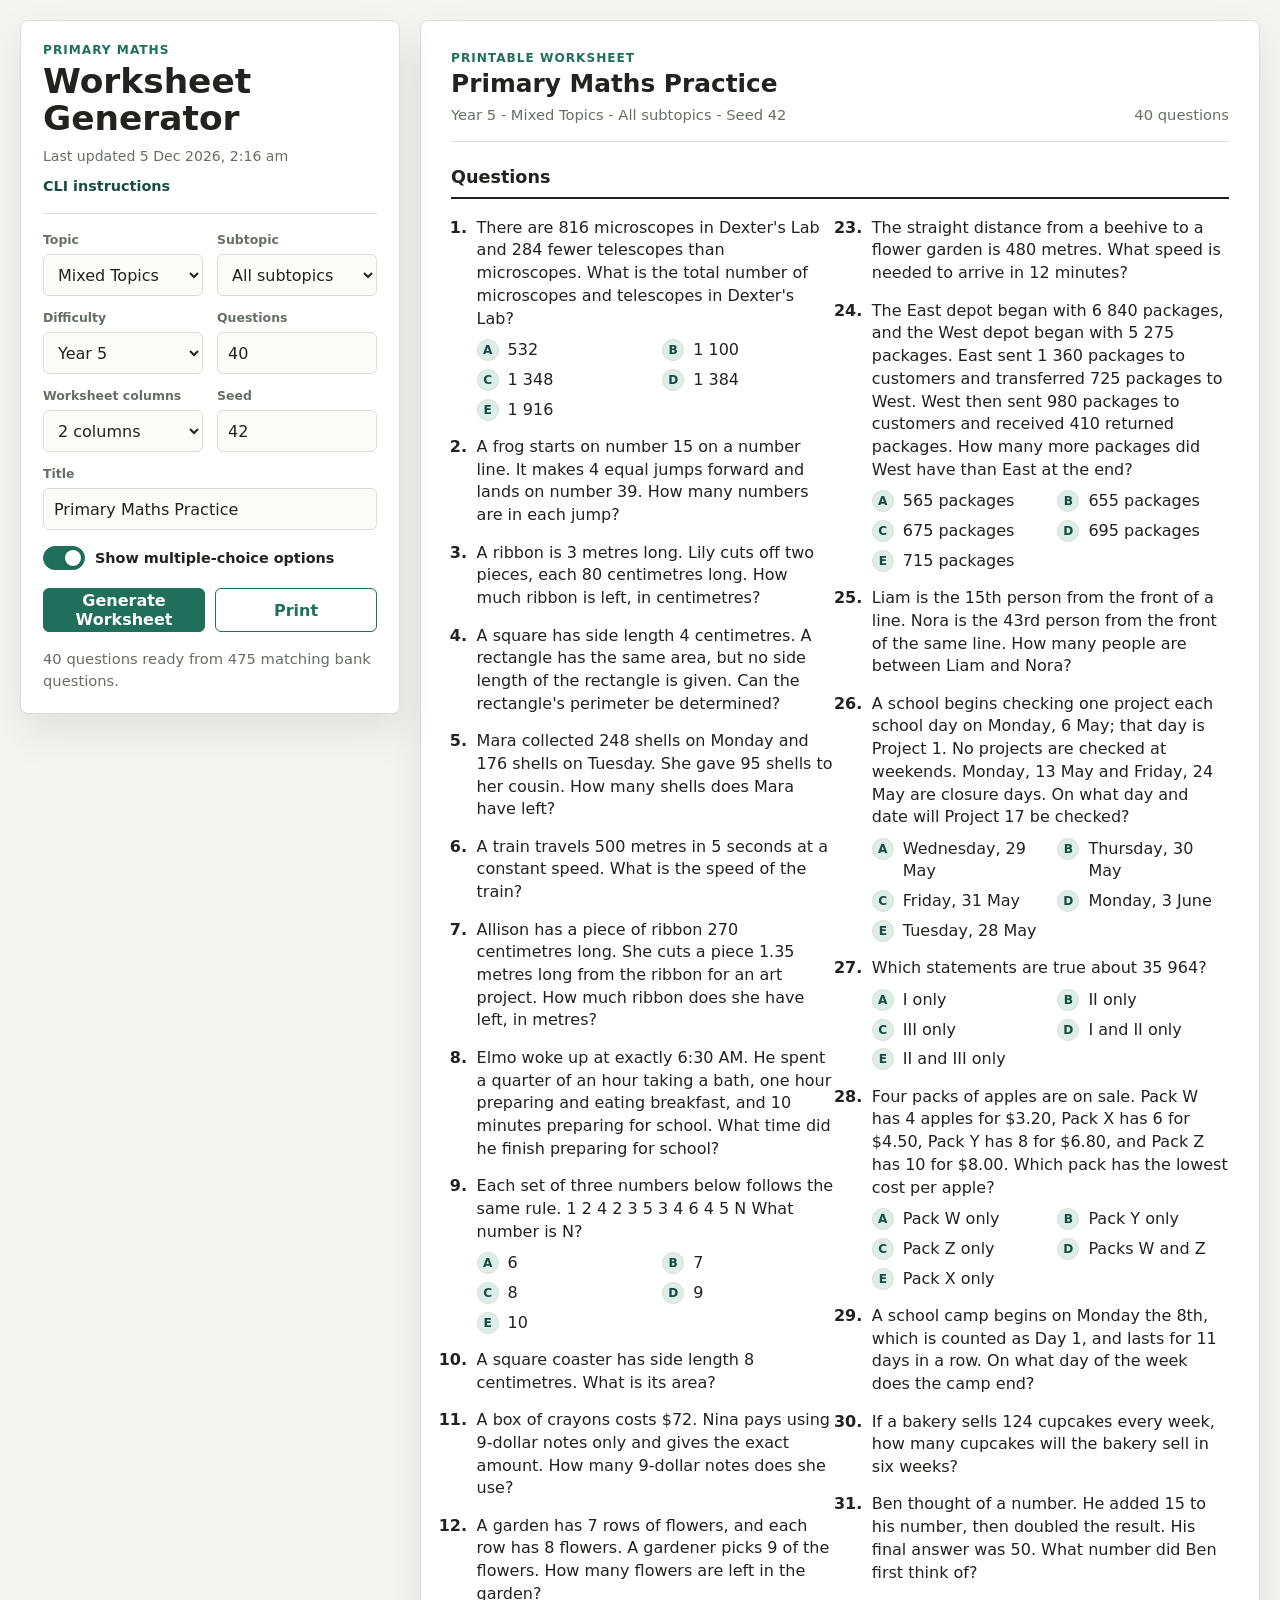
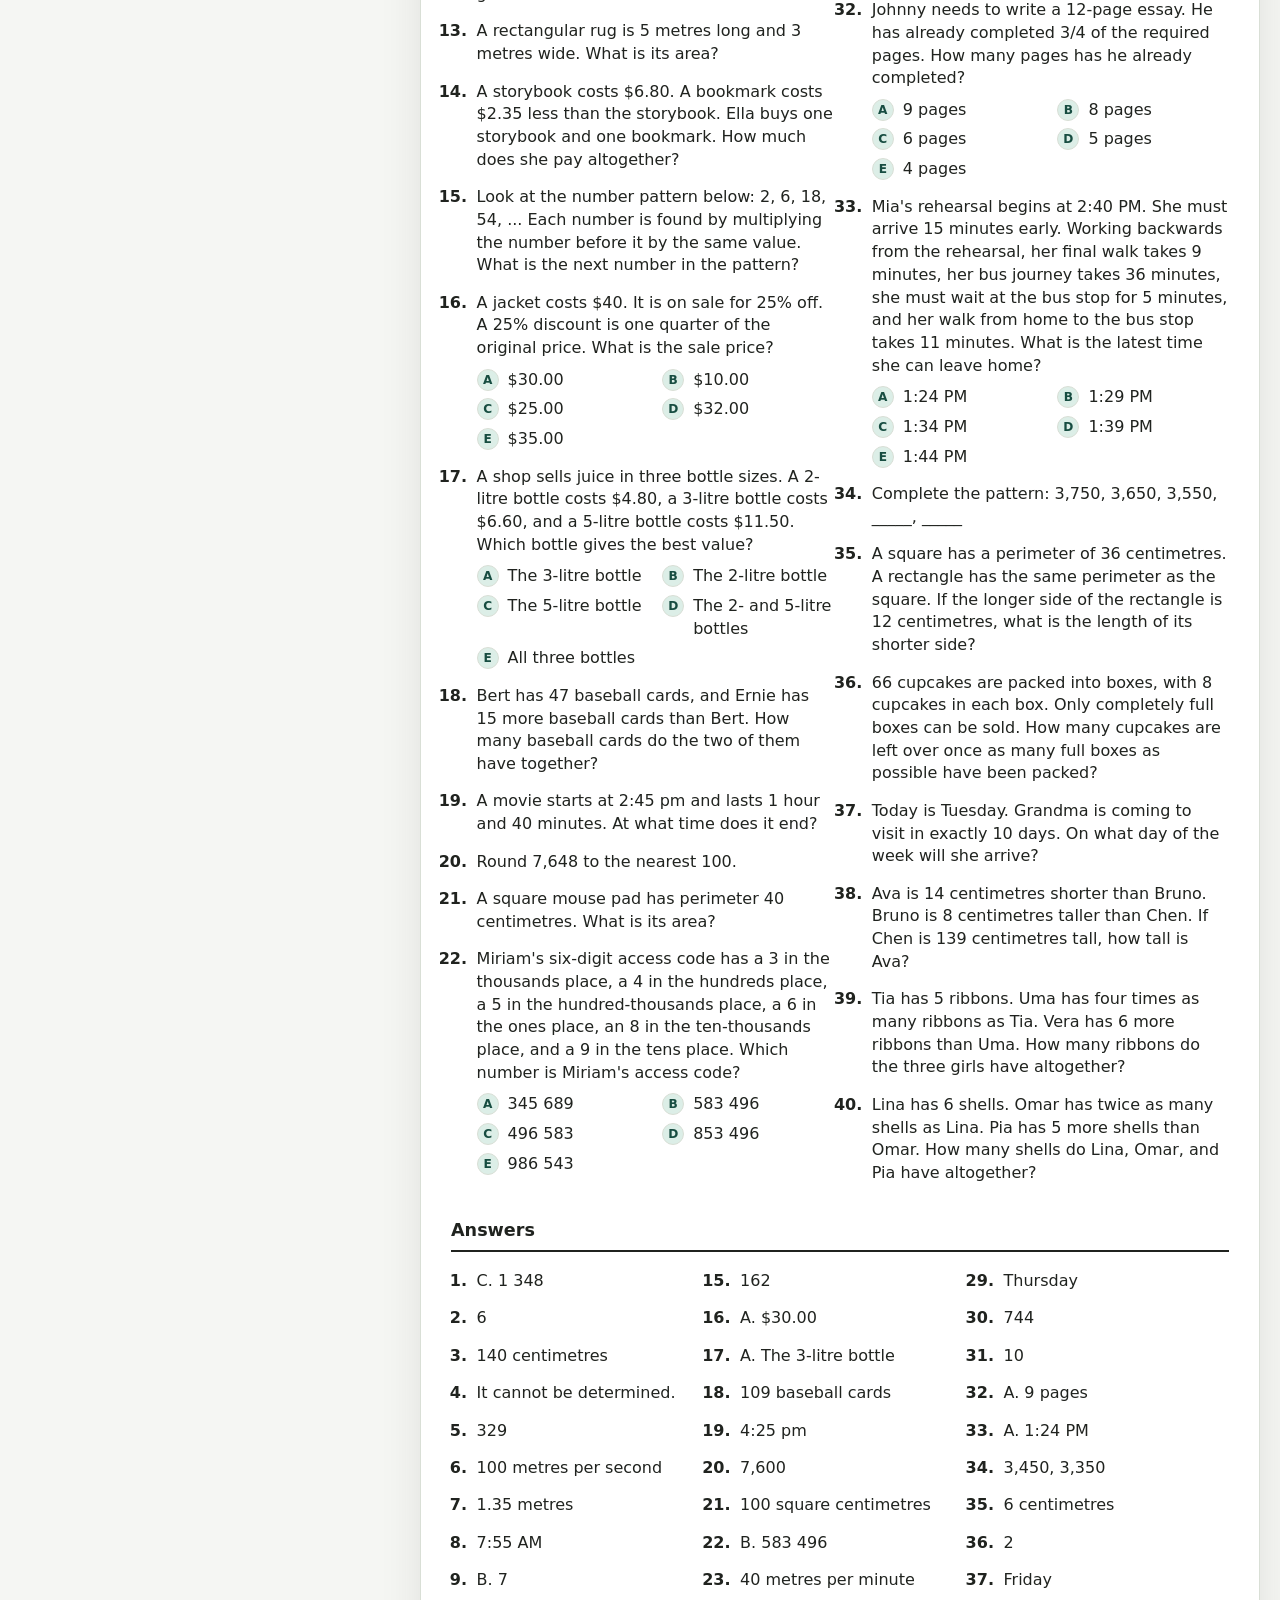
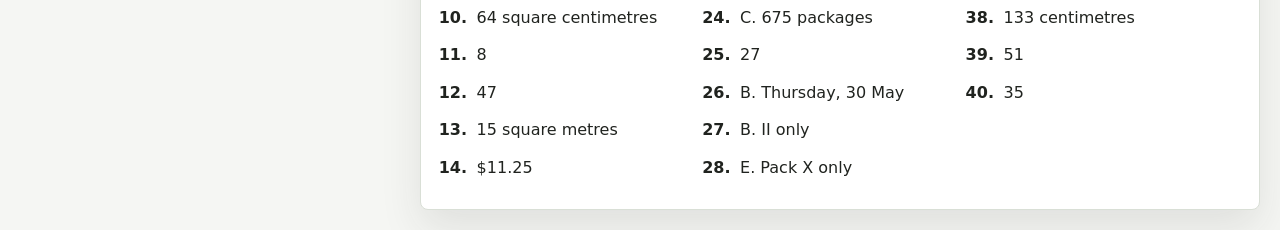
<file: index.html>
<!doctype html>
<html lang="en">
  <head>
    <meta charset="utf-8" />
    <meta name="viewport" content="width=device-width, initial-scale=1" />
    <title>Primary Maths Worksheet Generator</title>
    <meta
      name="description"
      content="Generate printable primary maths question and answer worksheets from a curated question bank."
    />
    <link rel="stylesheet" href="styles.css" />
    <script defer src="site-meta.js"></script>
    <script defer src="app.js"></script>
  </head>
  <body>
    <main class="app-shell">
      <section class="controls-panel" aria-labelledby="app-title">
        <div class="brand-block">
          <p class="eyebrow">Primary maths</p>
          <h1 id="app-title">Worksheet Generator</h1>
          <p id="last-updated" class="last-updated">Last updated loading...</p>
          <a class="doc-link" href="cli.html">CLI instructions</a>
        </div>

        <form id="generator-form" class="controls-grid">
          <label>
            <span>Topic</span>
            <select id="topic-select" name="topic"></select>
          </label>

          <label>
            <span>Subtopic</span>
            <select id="subtopic-select" name="subtopic"></select>
          </label>

          <label>
            <span>Difficulty</span>
            <select id="difficulty-select" name="difficulty">
              <option value="1">Year 3</option>
              <option value="2">Year 4</option>
              <option value="3" selected>Year 5</option>
              <option value="4">Year 6 / NAPLAN</option>
              <option value="5">Selective / ICAS</option>
            </select>
          </label>

          <label>
            <span>Questions</span>
            <input id="question-count" name="questions" type="number" min="1" max="250" value="40" />
          </label>

          <label>
            <span>Worksheet columns</span>
            <select id="column-select" name="columns">
              <option value="1">1 column</option>
              <option value="2" selected>2 columns</option>
            </select>
          </label>

          <label>
            <span>Seed</span>
            <input id="seed-input" name="seed" type="number" value="42" />
          </label>

          <label class="wide-label">
            <span>Title</span>
            <input id="title-input" name="title" type="text" value="Primary Maths Practice" />
          </label>

          <label class="switch-row wide-label">
            <input id="multiple-choice-toggle" name="multipleChoice" type="checkbox" checked />
            <span class="switch-control" aria-hidden="true"></span>
            <span class="switch-text">Show multiple-choice options</span>
          </label>
        </form>

        <div class="action-row">
          <button id="generate-button" type="button">Generate Worksheet</button>
          <button id="print-button" class="secondary-button" type="button">Print</button>
        </div>

        <p id="status-message" class="status-message" role="status">Loading question bank...</p>
      </section>

      <section class="worksheet-panel" aria-labelledby="worksheet-title">
        <header class="worksheet-header">
          <div>
            <p class="eyebrow">Printable worksheet</p>
            <h2 id="worksheet-title">Primary Maths Practice</h2>
            <p id="worksheet-meta" class="worksheet-meta"></p>
          </div>
          <p id="question-summary" class="question-summary">No questions selected yet.</p>
        </header>

        <section class="print-section" aria-labelledby="questions-title">
          <h3 id="questions-title">Questions</h3>
          <ol id="questions-list" class="questions-list"></ol>
        </section>

        <section class="print-section answer-section" aria-labelledby="answers-title">
          <h3 id="answers-title">Answers</h3>
          <ol id="answers-list" class="answers-list"></ol>
        </section>
      </section>
    </main>
  </body>
</html>
</file>
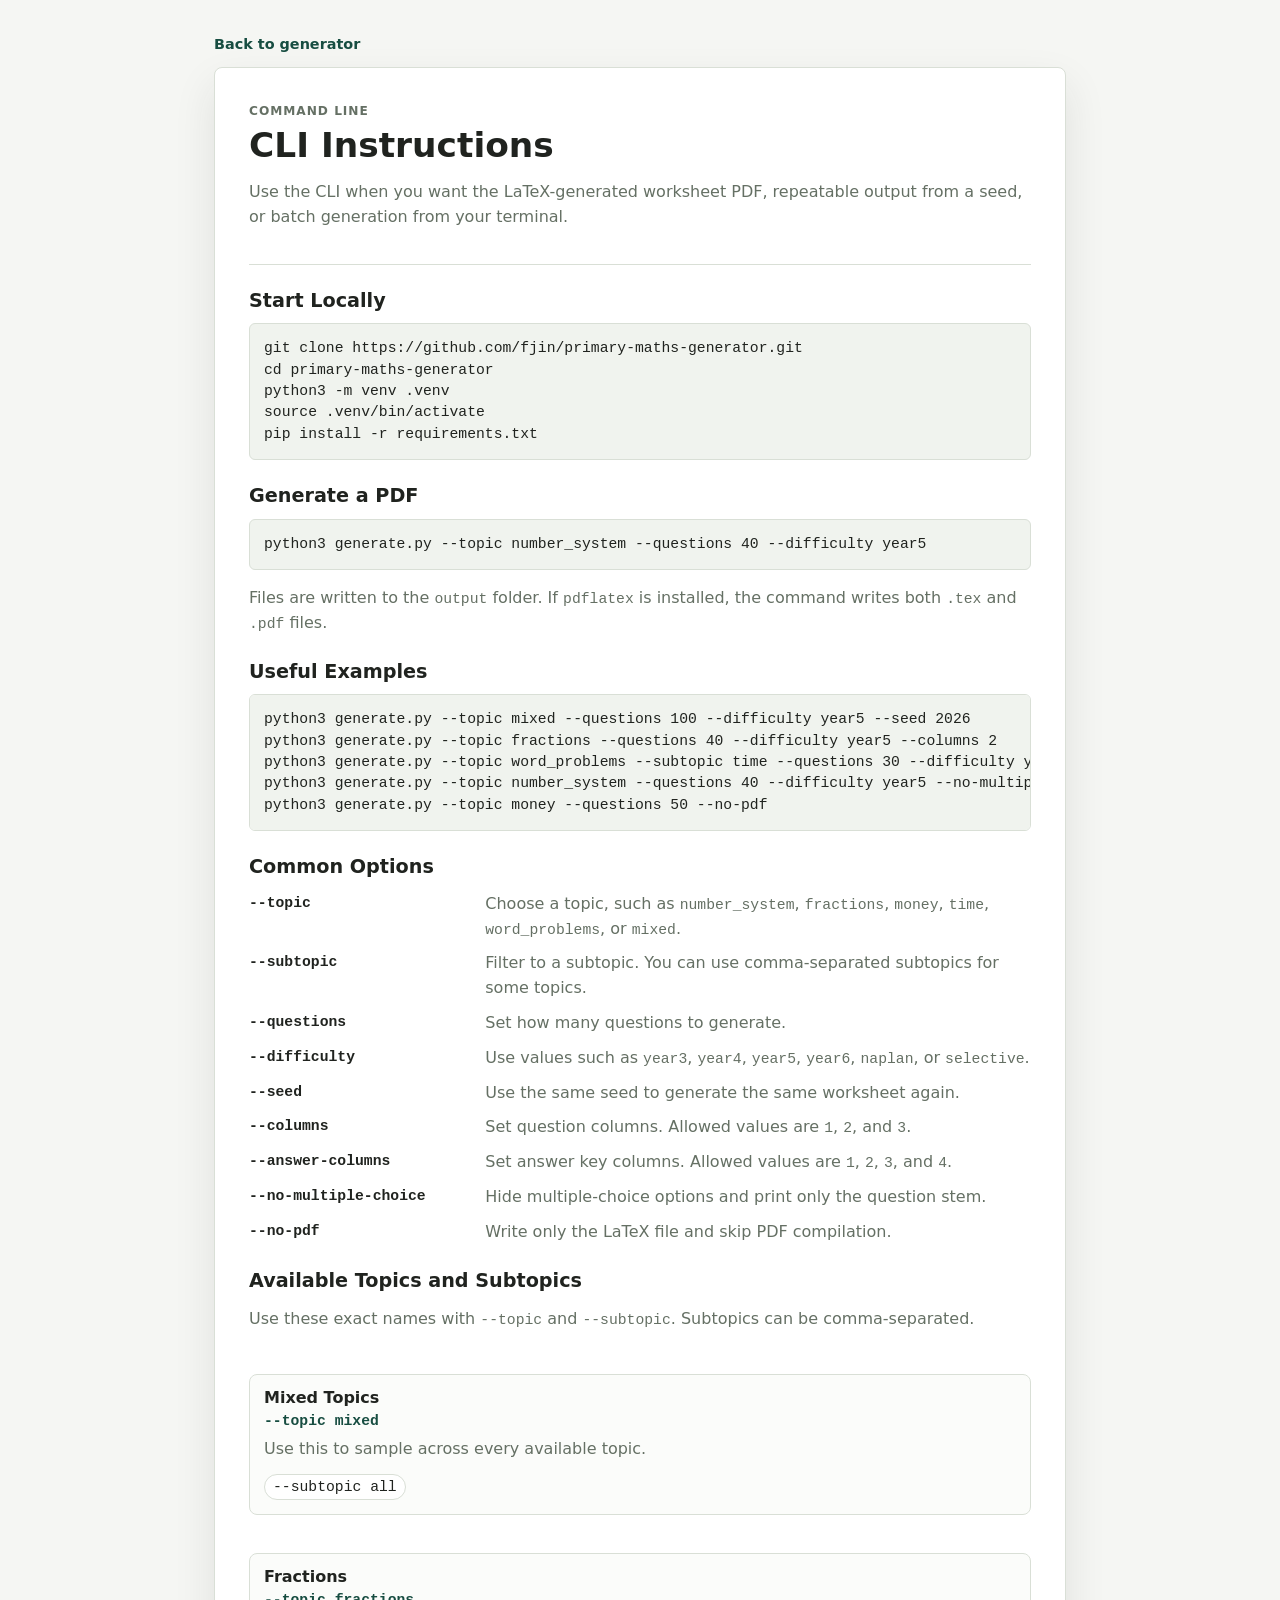
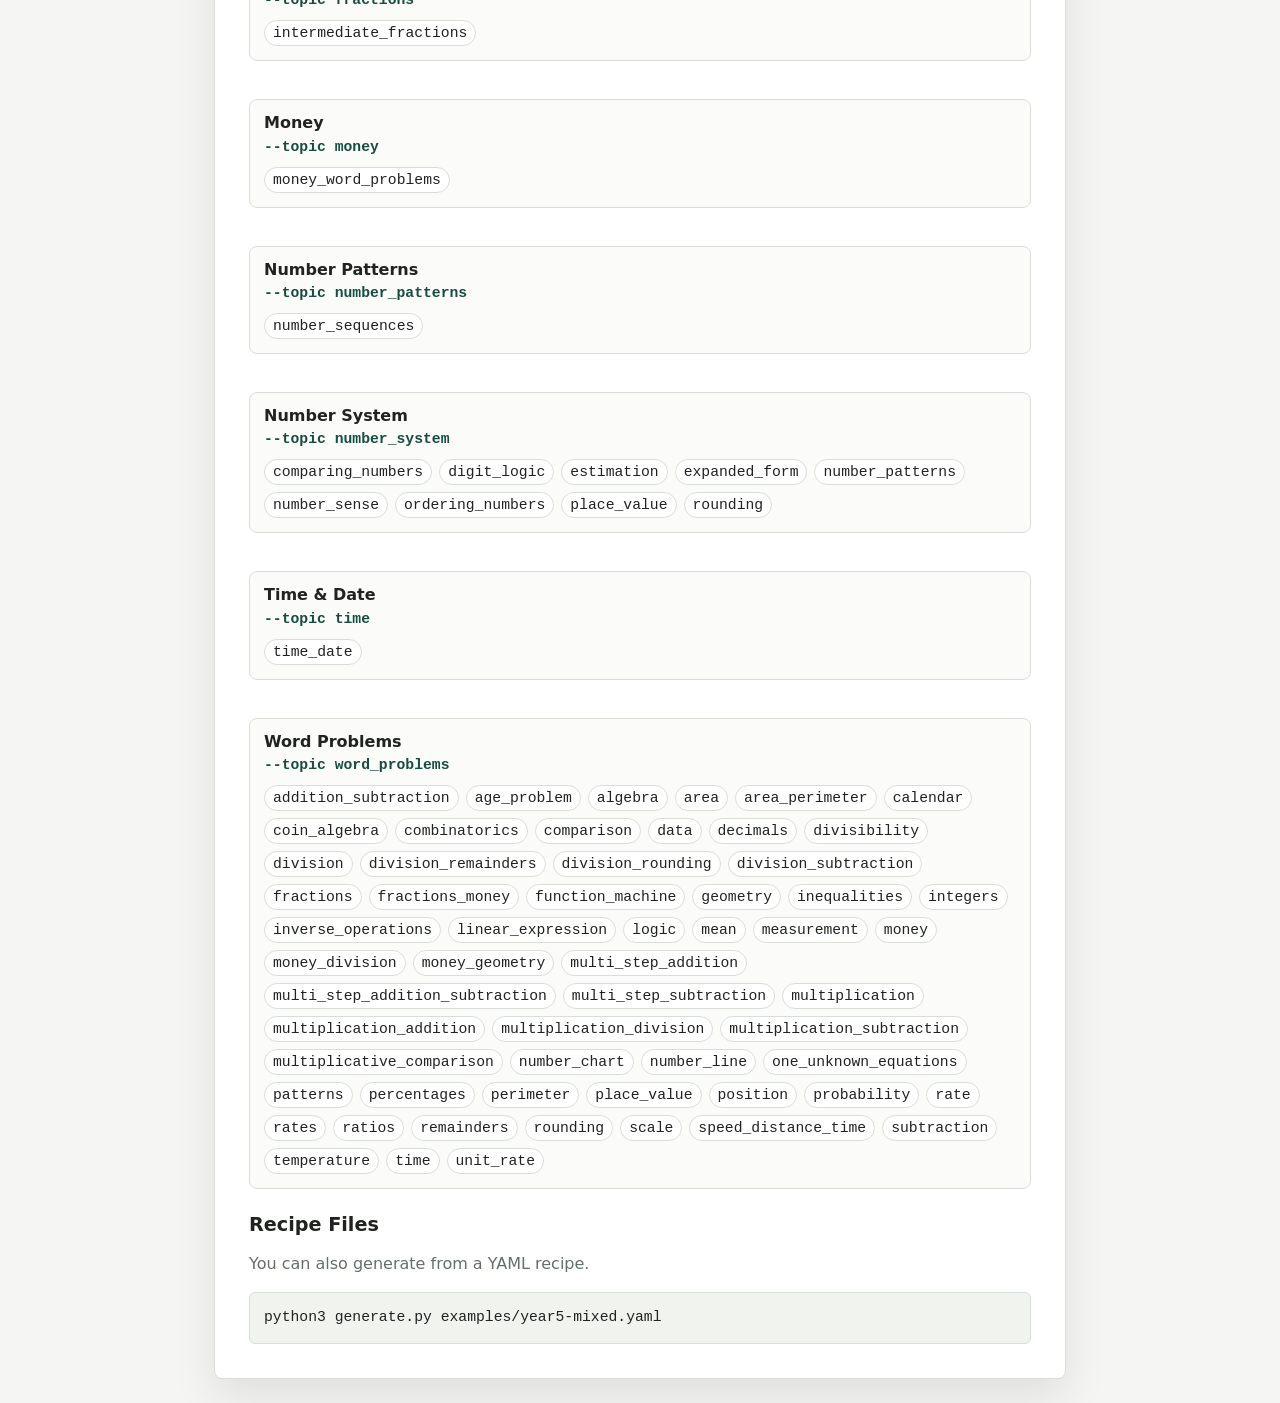
<file: cli.html>
<!doctype html>
<html lang="en">
  <head>
    <meta charset="utf-8" />
    <meta name="viewport" content="width=device-width, initial-scale=1" />
    <title>CLI Instructions - Primary Maths Worksheet Generator</title>
    <meta
      name="description"
      content="Command-line instructions for generating primary maths worksheets and PDFs."
    />
    <link rel="stylesheet" href="styles.css" />
    <script defer src="cli.js"></script>
  </head>
  <body>
    <main class="doc-page">
      <nav class="doc-nav" aria-label="Page navigation">
        <a class="doc-link" href="index.html">Back to generator</a>
      </nav>

      <article class="doc-panel">
        <header class="doc-header">
          <p class="eyebrow">Command line</p>
          <h1>CLI Instructions</h1>
          <p>
            Use the CLI when you want the LaTeX-generated worksheet PDF, repeatable output from a
            seed, or batch generation from your terminal.
          </p>
        </header>

        <section>
          <h2>Start Locally</h2>
          <pre><code>git clone https://github.com/fjin/primary-maths-generator.git
cd primary-maths-generator
python3 -m venv .venv
source .venv/bin/activate
pip install -r requirements.txt</code></pre>
        </section>

        <section>
          <h2>Generate a PDF</h2>
          <pre><code>python3 generate.py --topic number_system --questions 40 --difficulty year5</code></pre>
          <p>
            Files are written to the <code>output</code> folder. If <code>pdflatex</code> is
            installed, the command writes both <code>.tex</code> and <code>.pdf</code> files.
          </p>
        </section>

        <section>
          <h2>Useful Examples</h2>
          <pre><code>python3 generate.py --topic mixed --questions 100 --difficulty year5 --seed 2026
python3 generate.py --topic fractions --questions 40 --difficulty year5 --columns 2
python3 generate.py --topic word_problems --subtopic time --questions 30 --difficulty year5
python3 generate.py --topic number_system --questions 40 --difficulty year5 --no-multiple-choice
python3 generate.py --topic money --questions 50 --no-pdf</code></pre>
        </section>

        <section>
          <h2>Common Options</h2>
          <dl class="option-list">
            <dt><code>--topic</code></dt>
            <dd>Choose a topic, such as <code>number_system</code>, <code>fractions</code>, <code>money</code>, <code>time</code>, <code>word_problems</code>, or <code>mixed</code>.</dd>

            <dt><code>--subtopic</code></dt>
            <dd>Filter to a subtopic. You can use comma-separated subtopics for some topics.</dd>

            <dt><code>--questions</code></dt>
            <dd>Set how many questions to generate.</dd>

            <dt><code>--difficulty</code></dt>
            <dd>Use values such as <code>year3</code>, <code>year4</code>, <code>year5</code>, <code>year6</code>, <code>naplan</code>, or <code>selective</code>.</dd>

            <dt><code>--seed</code></dt>
            <dd>Use the same seed to generate the same worksheet again.</dd>

            <dt><code>--columns</code></dt>
            <dd>Set question columns. Allowed values are <code>1</code>, <code>2</code>, and <code>3</code>.</dd>

            <dt><code>--answer-columns</code></dt>
            <dd>Set answer key columns. Allowed values are <code>1</code>, <code>2</code>, <code>3</code>, and <code>4</code>.</dd>

            <dt><code>--no-multiple-choice</code></dt>
            <dd>Hide multiple-choice options and print only the question stem.</dd>

            <dt><code>--no-pdf</code></dt>
            <dd>Write only the LaTeX file and skip PDF compilation.</dd>
          </dl>
        </section>

        <section>
          <h2>Available Topics and Subtopics</h2>
          <p>
            Use these exact names with <code>--topic</code> and <code>--subtopic</code>.
            Subtopics can be comma-separated.
          </p>
          <div id="topic-subtopic-list" class="topic-subtopic-list" aria-live="polite">
            Loading topics...
          </div>
        </section>

        <section>
          <h2>Recipe Files</h2>
          <p>You can also generate from a YAML recipe.</p>
          <pre><code>python3 generate.py examples/year5-mixed.yaml</code></pre>
        </section>
      </article>
    </main>
  </body>
</html>
</file>
<file: styles.css>
:root {
  color-scheme: light;
  --bg: #f5f6f3;
  --panel: #ffffff;
  --ink: #20231f;
  --muted: #657064;
  --line: #d9dfd6;
  --accent: #1f6f5b;
  --accent-strong: #174d41;
  --accent-soft: #dceee7;
  --warn: #8f4f16;
  --shadow: 0 18px 42px rgba(35, 43, 35, 0.1);
  --worksheet-columns: 2;
}

* {
  box-sizing: border-box;
}

body {
  margin: 0;
  min-height: 100vh;
  background: var(--bg);
  color: var(--ink);
  font-family:
    Inter, ui-sans-serif, system-ui, -apple-system, BlinkMacSystemFont, "Segoe UI", sans-serif;
  letter-spacing: 0;
}

button,
input,
select {
  font: inherit;
}

.app-shell {
  display: grid;
  grid-template-columns: minmax(280px, 380px) minmax(0, 1fr);
  gap: 20px;
  width: min(1440px, 100%);
  min-height: 100vh;
  margin: 0 auto;
  padding: 20px;
}

.controls-panel,
.worksheet-panel {
  background: var(--panel);
  border: 1px solid var(--line);
  border-radius: 8px;
  box-shadow: var(--shadow);
}

.controls-panel {
  align-self: start;
  position: sticky;
  top: 20px;
  padding: 22px;
}

.brand-block {
  padding-bottom: 18px;
  border-bottom: 1px solid var(--line);
}

.doc-link {
  display: inline-flex;
  align-items: center;
  width: fit-content;
  margin-top: 12px;
  color: var(--accent-strong);
  font-size: 0.9rem;
  font-weight: 800;
  text-decoration: none;
}

.doc-link:hover {
  text-decoration: underline;
}

.last-updated {
  margin: 10px 0 0;
  color: var(--muted);
  font-size: 0.88rem;
  line-height: 1.35;
}

.eyebrow {
  margin: 0 0 6px;
  color: var(--accent);
  font-size: 0.76rem;
  font-weight: 800;
  letter-spacing: 0.08em;
  text-transform: uppercase;
}

h1,
h2,
h3 {
  margin: 0;
  line-height: 1.08;
}

h1 {
  font-size: 2.15rem;
}

h2 {
  font-size: 1.55rem;
}

h3 {
  padding-bottom: 10px;
  border-bottom: 2px solid var(--ink);
  font-size: 1.1rem;
}

.controls-grid {
  display: grid;
  grid-template-columns: 1fr 1fr;
  gap: 14px;
  margin-top: 18px;
}

label {
  display: grid;
  gap: 7px;
  min-width: 0;
}

label > span {
  color: var(--muted);
  font-size: 0.78rem;
  font-weight: 700;
}

select,
input[type="number"],
input[type="text"] {
  width: 100%;
  min-height: 42px;
  border: 1px solid var(--line);
  border-radius: 6px;
  background: #fbfcfa;
  color: var(--ink);
  padding: 9px 10px;
}

select:focus,
input:focus,
button:focus-visible {
  outline: 3px solid rgba(31, 111, 91, 0.22);
  outline-offset: 2px;
}

.wide-label {
  grid-column: 1 / -1;
}

.switch-row {
  display: grid;
  grid-template-columns: 42px minmax(0, 1fr);
  grid-template-areas: "control text";
  align-items: center;
  column-gap: 10px;
  margin-top: 2px;
  cursor: pointer;
}

.switch-row input {
  position: absolute;
  inline-size: 1px;
  block-size: 1px;
  opacity: 0;
}

.switch-control {
  grid-area: control;
  position: relative;
  width: 42px;
  height: 24px;
  border: 1px solid var(--line);
  border-radius: 999px;
  background: #eef1eb;
  transition:
    background 0.18s ease,
    border-color 0.18s ease;
}

.switch-control::after {
  content: "";
  position: absolute;
  top: 3px;
  left: 3px;
  width: 16px;
  height: 16px;
  border-radius: 999px;
  background: #fff;
  box-shadow: 0 1px 3px rgba(35, 43, 35, 0.22);
  transition: transform 0.18s ease;
}

.switch-row input:checked + .switch-control {
  border-color: var(--accent);
  background: var(--accent);
}

.switch-row input:checked + .switch-control::after {
  transform: translateX(18px);
}

.switch-row input:focus-visible + .switch-control {
  outline: 3px solid rgba(31, 111, 91, 0.22);
  outline-offset: 2px;
}

.switch-text {
  grid-area: text;
  color: var(--ink);
  font-size: 0.9rem;
  font-weight: 700;
}

.action-row {
  display: grid;
  grid-template-columns: 1fr 1fr;
  gap: 10px;
  margin-top: 18px;
}

button {
  min-height: 44px;
  border: 1px solid var(--accent);
  border-radius: 6px;
  background: var(--accent);
  color: #fff;
  cursor: pointer;
  font-weight: 800;
}

button:hover {
  background: var(--accent-strong);
}

.secondary-button {
  background: #fff;
  color: var(--accent);
}

.secondary-button:hover {
  background: var(--accent-soft);
}

.status-message {
  min-height: 2.8em;
  margin: 16px 0 0;
  color: var(--muted);
  font-size: 0.92rem;
  line-height: 1.45;
}

.status-message.warning {
  color: var(--warn);
}

.doc-page {
  width: min(900px, 100%);
  margin: 0 auto;
  padding: 24px;
}

.doc-nav {
  margin-bottom: 14px;
}

.doc-panel {
  background: var(--panel);
  border: 1px solid var(--line);
  border-radius: 8px;
  box-shadow: var(--shadow);
  padding: 34px;
}

.doc-header {
  padding-bottom: 18px;
  border-bottom: 1px solid var(--line);
}

.doc-header p,
.doc-panel section p,
.option-list dd {
  color: var(--muted);
  line-height: 1.55;
}

.doc-panel section {
  margin-top: 26px;
}

.doc-panel h2 {
  font-size: 1.2rem;
}

pre {
  overflow-x: auto;
  margin: 12px 0 0;
  padding: 14px;
  border: 1px solid var(--line);
  border-radius: 6px;
  background: #f0f3ee;
  color: var(--ink);
  line-height: 1.45;
}

code {
  font-family: ui-monospace, SFMono-Regular, Menlo, Monaco, Consolas, "Liberation Mono", monospace;
  font-size: 0.92em;
}

.option-list {
  display: grid;
  grid-template-columns: minmax(150px, 0.4fr) minmax(0, 1fr);
  gap: 10px 18px;
  margin: 14px 0 0;
}

.option-list dt {
  font-weight: 800;
}

.option-list dd {
  margin: 0;
}

.topic-subtopic-list {
  display: grid;
  gap: 12px;
  margin-top: 14px;
}

.topic-subtopic-list.warning {
  color: var(--warn);
}

.topic-card {
  padding: 14px;
  border: 1px solid var(--line);
  border-radius: 8px;
  background: #fbfcfa;
}

.topic-card h3 {
  padding: 0;
  border: 0;
  font-size: 1rem;
}

.topic-card > code {
  display: inline-block;
  margin-top: 7px;
  color: var(--accent-strong);
  font-weight: 800;
}

.topic-card p {
  margin: 8px 0 0;
  color: var(--muted);
  line-height: 1.45;
}

.subtopic-chip-list {
  display: flex;
  flex-wrap: wrap;
  gap: 7px;
  margin-top: 12px;
}

.subtopic-chip {
  display: inline-flex;
  align-items: center;
  min-height: 26px;
  padding: 4px 8px;
  border: 1px solid var(--line);
  border-radius: 999px;
  background: #fff;
  color: var(--ink);
  overflow-wrap: anywhere;
}

.worksheet-panel {
  min-height: calc(100vh - 40px);
  padding: 30px;
}

.worksheet-header {
  display: flex;
  align-items: end;
  justify-content: space-between;
  gap: 18px;
  padding-bottom: 18px;
  border-bottom: 1px solid var(--line);
}

.worksheet-meta,
.question-summary {
  margin: 8px 0 0;
  color: var(--muted);
  font-size: 0.92rem;
}

.question-summary {
  text-align: right;
  white-space: nowrap;
}

.print-section {
  margin-top: 26px;
}

.answer-section {
  page-break-before: always;
}

.questions-list,
.answers-list {
  margin: 18px 0 0;
  padding-left: 1.35rem;
  column-count: var(--worksheet-columns);
  column-gap: 34px;
}

.questions-list > li,
.answers-list > li {
  break-inside: avoid;
  margin: 0 0 0.92rem;
  padding-left: 0.25rem;
  line-height: 1.42;
}

.questions-list > li::marker,
.answers-list > li::marker {
  font-weight: 800;
}

.answers-list {
  column-count: 3;
}

.question-stem {
  margin: 0 0 0.55rem;
}

.choice-list {
  display: grid;
  grid-template-columns: repeat(2, minmax(0, 1fr));
  gap: 7px 14px;
  margin: 0.55rem 0 0.2rem;
  padding: 0;
  list-style: none;
}

.choice-list li {
  display: grid;
  grid-template-columns: 24px minmax(0, 1fr);
  align-items: start;
  gap: 7px;
  min-width: 0;
  break-inside: avoid;
}

.choice-label {
  display: grid;
  width: 22px;
  height: 22px;
  place-items: center;
  border: 1px solid var(--line);
  border-radius: 999px;
  background: var(--accent-soft);
  color: var(--accent-strong);
  font-size: 0.76rem;
  font-weight: 800;
  line-height: 1;
}

.choice-text {
  min-width: 0;
}

.mixed-number,
.simple-fraction {
  display: inline-flex;
  align-items: center;
  gap: 0.12em;
  white-space: nowrap;
  vertical-align: middle;
}

.whole-number {
  line-height: 1;
}

.stacked-fraction {
  display: inline-grid;
  grid-template-rows: auto auto;
  align-items: center;
  justify-items: center;
  min-width: 0.72em;
  color: inherit;
  font-size: 0.82em;
  line-height: 1;
  vertical-align: middle;
}

.fraction-numerator,
.fraction-denominator {
  display: block;
  padding: 0 0.08em;
}

.fraction-numerator {
  width: 100%;
  border-bottom: 1px solid currentColor;
  padding-bottom: 0.06em;
}

.fraction-denominator {
  padding-top: 0.06em;
}

.empty-state {
  color: var(--muted);
}

@media (max-width: 900px) {
  .app-shell {
    grid-template-columns: 1fr;
    padding: 12px;
  }

  .controls-panel {
    position: static;
  }

  .worksheet-panel {
    min-height: auto;
    padding: 22px;
  }
}

@media (max-width: 560px) {
  .controls-grid,
  .action-row {
    grid-template-columns: 1fr;
  }

  .doc-page {
    padding: 12px;
  }

  .doc-panel {
    padding: 22px;
  }

  .option-list {
    grid-template-columns: 1fr;
    gap: 5px;
  }

  .option-list dd {
    margin-bottom: 10px;
  }

  .topic-card {
    padding: 12px;
  }

  .worksheet-header {
    align-items: start;
    flex-direction: column;
  }

  .question-summary {
    text-align: left;
  }

  .questions-list,
  .answers-list {
    column-count: 1;
  }

  .choice-list {
    grid-template-columns: 1fr;
  }

  h1 {
    font-size: 1.8rem;
  }
}

@media print {
  @page {
    size: A4;
    margin: 12mm;
  }

  body {
    background: #fff;
    font-family: Arial, Helvetica, sans-serif;
  }

  .app-shell {
    display: block;
    width: auto;
    min-height: auto;
    padding: 0;
  }

  .controls-panel {
    display: none;
  }

  .doc-nav {
    display: none;
  }

  .doc-panel {
    padding: 0;
    border: 0;
    border-radius: 0;
    box-shadow: none;
  }

  .worksheet-panel {
    min-height: auto;
    padding: 0;
    border: 0;
    border-radius: 0;
    box-shadow: none;
  }

  .worksheet-header {
    padding-bottom: 10px;
  }

  .eyebrow {
    display: none;
  }

  h2 {
    font-size: 18pt;
  }

  h3 {
    font-size: 13pt;
  }

  .worksheet-meta,
  .question-summary {
    color: #333;
    font-size: 9pt;
  }

  .print-section {
    margin-top: 16px;
  }

  .questions-list,
  .answers-list {
    column-gap: 10mm;
    font-size: 9.5pt;
  }

  .questions-list > li,
  .answers-list > li {
    margin-bottom: 7pt;
    line-height: 1.32;
  }

  .question-stem {
    margin-bottom: 3.5pt;
  }

  .choice-list {
    gap: 3pt 8pt;
    margin-top: 3.5pt;
  }

  .choice-list li {
    grid-template-columns: 15pt minmax(0, 1fr);
    gap: 4pt;
  }

  .choice-label {
    width: 13pt;
    height: 13pt;
    border-color: #777;
    background: #fff;
    color: #111;
    font-size: 7pt;
  }

  .stacked-fraction {
    font-size: 0.8em;
  }
}
</file>
